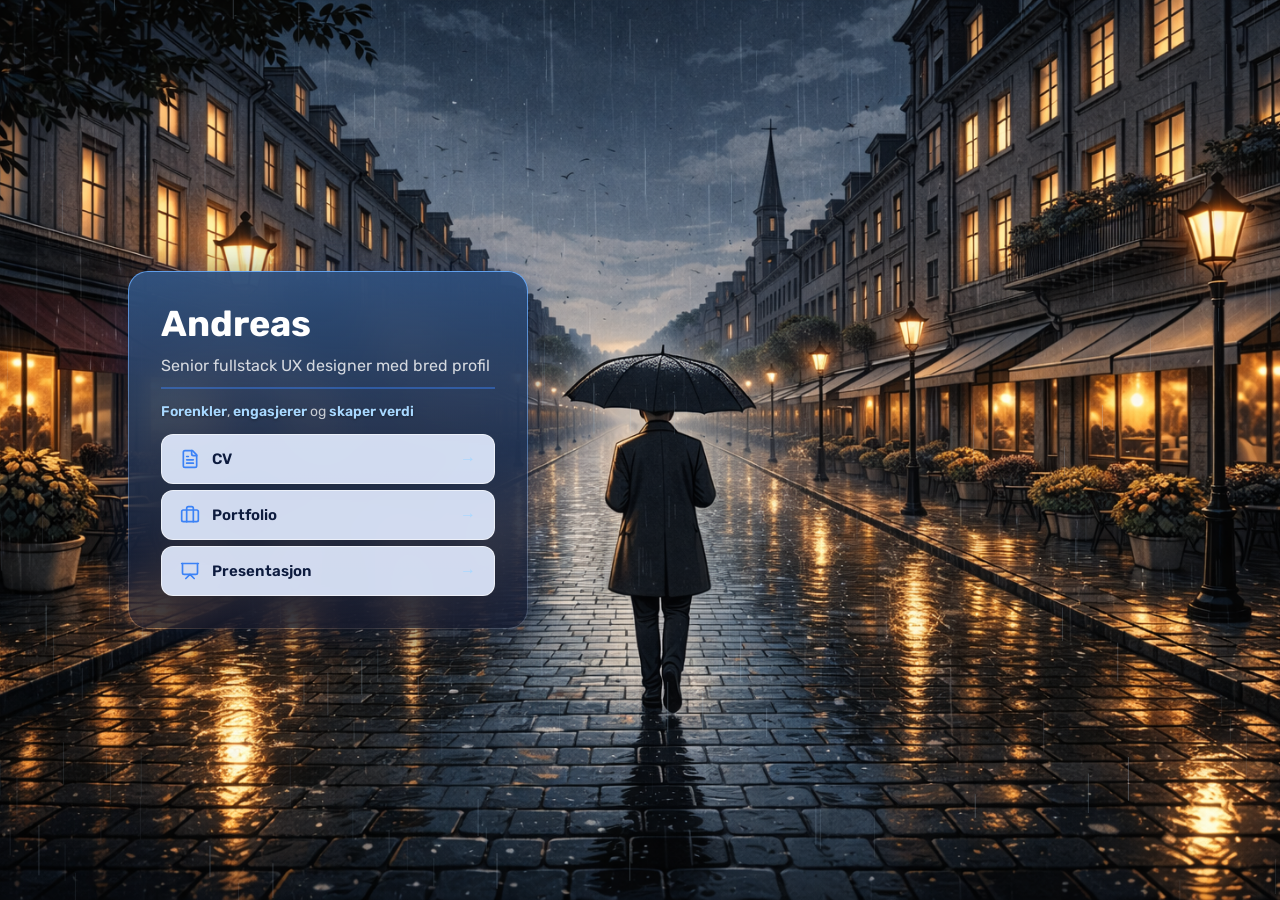
<file: index.html>
<!DOCTYPE html>
<html lang="no">
<head>
  <meta charset="UTF-8">
  <meta name="robots" content="noindex, nofollow">
  <meta name="viewport" content="width=device-width, initial-scale=1.0, viewport-fit=cover">
  <title>Andreas — Interaksjonsdesigner</title>
  <link rel="preconnect" href="https://fonts.googleapis.com">
  <link rel="preconnect" href="https://fonts.gstatic.com" crossorigin>
  <link href="https://fonts.googleapis.com/css2?family=Rubik:wght@400;500;600;700;800&display=swap" rel="stylesheet">
  <link rel="stylesheet" href="style.css">
</head>
<body>
  <canvas id="rain" aria-hidden="true"></canvas>
  <div class="hero">
    <div class="overlay">
      <h1 class="name">Andreas</h1>
      <p class="title">Senior fullstack UX designer med bred profil</p>
      <div class="divider"></div>
      <p class="summary"><span class="accent">Forenkler</span>, <span class="accent">engasjerer</span> og <span class="accent">skaper verdi</span></p>
      <div class="menu-items">
        <a href="cv.html" class="menu-item">
          <span class="menu-item-left">
            <svg xmlns="http://www.w3.org/2000/svg" width="20" height="20" viewBox="0 0 24 24" fill="none" stroke="currentColor" stroke-width="2" stroke-linecap="round" stroke-linejoin="round"><path d="M15 2H6a2 2 0 0 0-2 2v16a2 2 0 0 0 2 2h12a2 2 0 0 0 2-2V7Z"/><path d="M14 2v4a2 2 0 0 0 2 2h4"/><path d="M10 9H8"/><path d="M16 13H8"/><path d="M16 17H8"/></svg>
            CV
          </span>
        </a>
        <a href="portfolio.html" class="menu-item">
          <span class="menu-item-left">
            <svg xmlns="http://www.w3.org/2000/svg" width="20" height="20" viewBox="0 0 24 24" fill="none" stroke="currentColor" stroke-width="2" stroke-linecap="round" stroke-linejoin="round"><path d="M16 20V4a2 2 0 0 0-2-2h-4a2 2 0 0 0-2 2v16"/><rect width="20" height="14" x="2" y="6" rx="2"/></svg>
            Portfolio
          </span>
        </a>
        <a href="presentasjon.html" class="menu-item">
          <span class="menu-item-left">
            <svg xmlns="http://www.w3.org/2000/svg" width="20" height="20" viewBox="0 0 24 24" fill="none" stroke="currentColor" stroke-width="2" stroke-linecap="round" stroke-linejoin="round"><path d="M2 3h20"/><path d="M21 3v11a2 2 0 0 1-2 2H5a2 2 0 0 1-2-2V3"/><path d="m7 21 5-5 5 5"/></svg>
            Presentasjon
          </span>
        </a>
      </div>
    </div>
  </div>
  <script src="rain.js"></script>
</body>
</html>
</file>
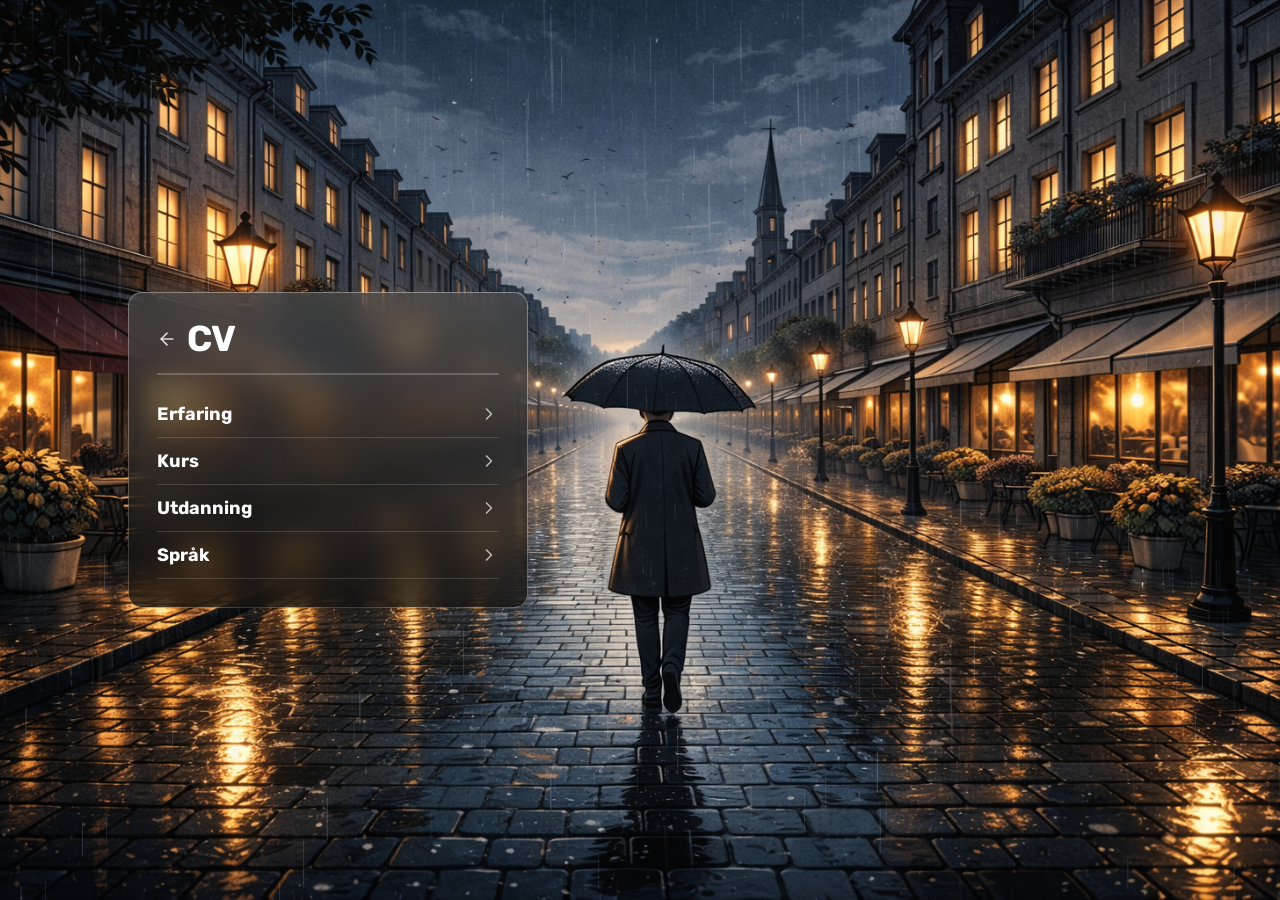
<file: cv.html>
<!DOCTYPE html>
<html lang="no">
<head>
  <meta charset="UTF-8">
  <meta name="robots" content="noindex, nofollow">
  <meta name="viewport" content="width=device-width, initial-scale=1.0, viewport-fit=cover">
  <title>CV — Andreas</title>
  <link rel="preconnect" href="https://fonts.googleapis.com">
  <link rel="preconnect" href="https://fonts.gstatic.com" crossorigin>
  <link href="https://fonts.googleapis.com/css2?family=Rubik:wght@400;500;600;700;800&display=swap" rel="stylesheet">
  <link rel="stylesheet" href="cv.css">
</head>
<body>
  <canvas id="rain" aria-hidden="true"></canvas>
  <div class="hero">
    <div class="overlay">
      <div class="page-header">
        <a href="index.html" class="back-btn">
          <svg xmlns="http://www.w3.org/2000/svg" width="20" height="20" viewBox="0 0 24 24" fill="none" stroke="currentColor" stroke-width="2" stroke-linecap="round" stroke-linejoin="round"><path d="m12 19-7-7 7-7"/><path d="M19 12H5"/></svg>
        </a>
        <h1 class="page-title">CV</h1>
      </div>
      <div class="divider"></div>

      <div class="sections">

        <div class="section">
          <button class="section-header" aria-expanded="false">
            <span>Erfaring</span>
            <svg class="chevron" xmlns="http://www.w3.org/2000/svg" width="20" height="20" viewBox="0 0 24 24" fill="none" stroke="currentColor" stroke-width="2" stroke-linecap="round" stroke-linejoin="round"><path d="m9 18 6-6-6-6"/></svg>
          </button>
          <div class="section-divider"></div>
          <div class="section-content">
            <div class="entry">
              <p class="entry-title">Senior ingeniør (100 %)</p>
              <p class="entry-meta">Forsvaret · 2024 – nå</p>
              <ul class="entry-desc">
                <li>Ledet innsiktsarbeid i komplekse miljøer</li>
                <li>Planla og gjennomførte brukerintervjuer og feltarbeid</li>
                <li>Designet, prototypet og testet løsninger fra konsept til ferdig tjeneste</li>
                <li>Samarbeidet tett med utviklere og fagmiljøer for å sikre gjennomførbare løsninger</li>
                <li>Hadde i perioder fleksible arbeidsoppgaver, som gikk på tvers av roller</li>
              </ul>
            </div>
            <div class="entry">
              <p class="entry-title">Senior digital prosjektleder (100 %)</p>
              <p class="entry-meta">Norsk elbilforening · 2019 – 2024</p>
              <ul class="entry-desc">
                <li>Ledet utviklingen av alle digitale tjenester (utenom CRM)</li>
                <li>Ansvar for to nettsider (10–20 mill sidevisninger) og to mobilapper (~50k MAU)</li>
                <li>Eide prosjekter fra idé til lansering: kravspesifikasjon, design, utvikling og drift</li>
                <li>Etablerte og fulgte opp eksterne utviklingsteam</li>
                <li>Gjennomførte innsiktsarbeid og brukertesting for å validere løsninger</li>
                <li>Jobbet med komplekse problemstillinger innen elbil, lading og ruting</li>
                <li>Bidro til å bygge opp digitale tjenester i et område med lite etablert praksis</li>
              </ul>
            </div>
            <div class="entry">
              <p class="entry-title">Kunderådgiver (100 %)</p>
              <p class="entry-meta">Norsk Helsenett · 2017 – 2019</p>
              <ul class="entry-desc">
                <li>1. og 2. linje support for forskere og helsepersonell</li>
                <li>Veiledet brukere i komplekse IT-systemer og arbeidsprosesser</li>
                <li>Bidro i interne forbedringsprosjekter og mindre utviklingsinitiativ</li>
                <li>Opparbeidet solid forståelse for brukerbehov i kritiske helsetjenester</li>
              </ul>
            </div>
            <div class="entry">
              <p class="entry-title">IT Konsulent (100 %)</p>
              <p class="entry-meta">Agilis · 2016 – 2017</p>
              <ul class="entry-desc">
                <li>Konsulentoppdrag innen IT, UX og frontend-utvikling</li>
                <li>Erfaring fra flere prosjekter og fagområder</li>
                <li>Oppdrag inkluderte blant annet:
                  <ul>
                    <li>FHI: 1. og 2. linje IT-support</li>
                    <li>Pindem: frontend-utvikling og UX for digital markedsplass</li>
                    <li>Payr: utvikling og UX-bidrag</li>
                    <li>Brødboksen: UX-arbeid</li>
                    <li>Barnevern Kompetanse: SharePoint-løsninger</li>
                  </ul>
                </li>
              </ul>
            </div>
            <div class="entry">
              <p class="entry-title">SharePoint konsulent (5 %)</p>
              <p class="entry-meta">Lille Borgen · 2015 – 2018</p>
              <ul class="entry-desc">
                <li>Satt opp og tilpasset SharePoint-miljø</li>
                <li>Videreutvikling og drift over flere år</li>
                <li>Designet og utviklet en tilhørende nettside</li>
                <li>Administrerte Microsoft 365 løsning for bedriften</li>
              </ul>
            </div>
          </div>
        </div>

        <div class="section">
          <button class="section-header" aria-expanded="false">
            <span>Kurs</span>
            <svg class="chevron" xmlns="http://www.w3.org/2000/svg" width="20" height="20" viewBox="0 0 24 24" fill="none" stroke="currentColor" stroke-width="2" stroke-linecap="round" stroke-linejoin="round"><path d="m9 18 6-6-6-6"/></svg>
          </button>
          <div class="section-divider"></div>
          <div class="section-content">
            <div class="entry">
              <p class="entry-title">CSPO — Certified Scrum Product Owner</p>
              <p class="entry-meta">2 dagers kurs for produkteier · 2025</p>
            </div>
            <div class="entry">
              <p class="entry-title">CSSM — Certified Scrummaster</p>
              <p class="entry-meta">2 dagers kurs for scrummaster · 2024</p>
            </div>
            <div class="entry">
              <p class="entry-title">Crayon skykandidat</p>
              <p class="entry-meta">6 måneders teknisk kurs · 2015</p>
              <p class="entry-desc">Oppsett av servere, IP-adresser, subnett og SharePoint-miljøer.</p>
            </div>
          </div>
        </div>

        <div class="section">
          <button class="section-header" aria-expanded="false">
            <span>Utdanning</span>
            <svg class="chevron" xmlns="http://www.w3.org/2000/svg" width="20" height="20" viewBox="0 0 24 24" fill="none" stroke="currentColor" stroke-width="2" stroke-linecap="round" stroke-linejoin="round"><path d="m9 18 6-6-6-6"/></svg>
          </button>
          <div class="section-divider"></div>
          <div class="section-content">
            <div class="entry">
              <p class="entry-title">Master of Informatics: Design, Use and Interaction</p>
              <p class="entry-meta">Institutt for informatikk · 2011 – 2013</p>
            </div>
            <div class="entry">
              <p class="entry-title">Bachelor i Digitale medier</p>
              <p class="entry-meta">Institutt for informatikk · 2007 – 2011</p>
            </div>
          </div>
        </div>

        <div class="section">
          <button class="section-header" aria-expanded="false">
            <span>Språk</span>
            <svg class="chevron" xmlns="http://www.w3.org/2000/svg" width="20" height="20" viewBox="0 0 24 24" fill="none" stroke="currentColor" stroke-width="2" stroke-linecap="round" stroke-linejoin="round"><path d="m9 18 6-6-6-6"/></svg>
          </button>
          <div class="section-divider"></div>
          <div class="section-content">
            <div class="entry">
              <p class="entry-title">Norsk</p>
              <p class="entry-meta">Morsmål</p>
            </div>
            <div class="entry">
              <p class="entry-title">Engelsk</p>
              <p class="entry-meta">Flytende</p>
            </div>
          </div>
        </div>

      </div>
    </div>
  </div>
  <script src="cv.js"></script>
  <script src="rain.js"></script>
</body>
</html>
</file>
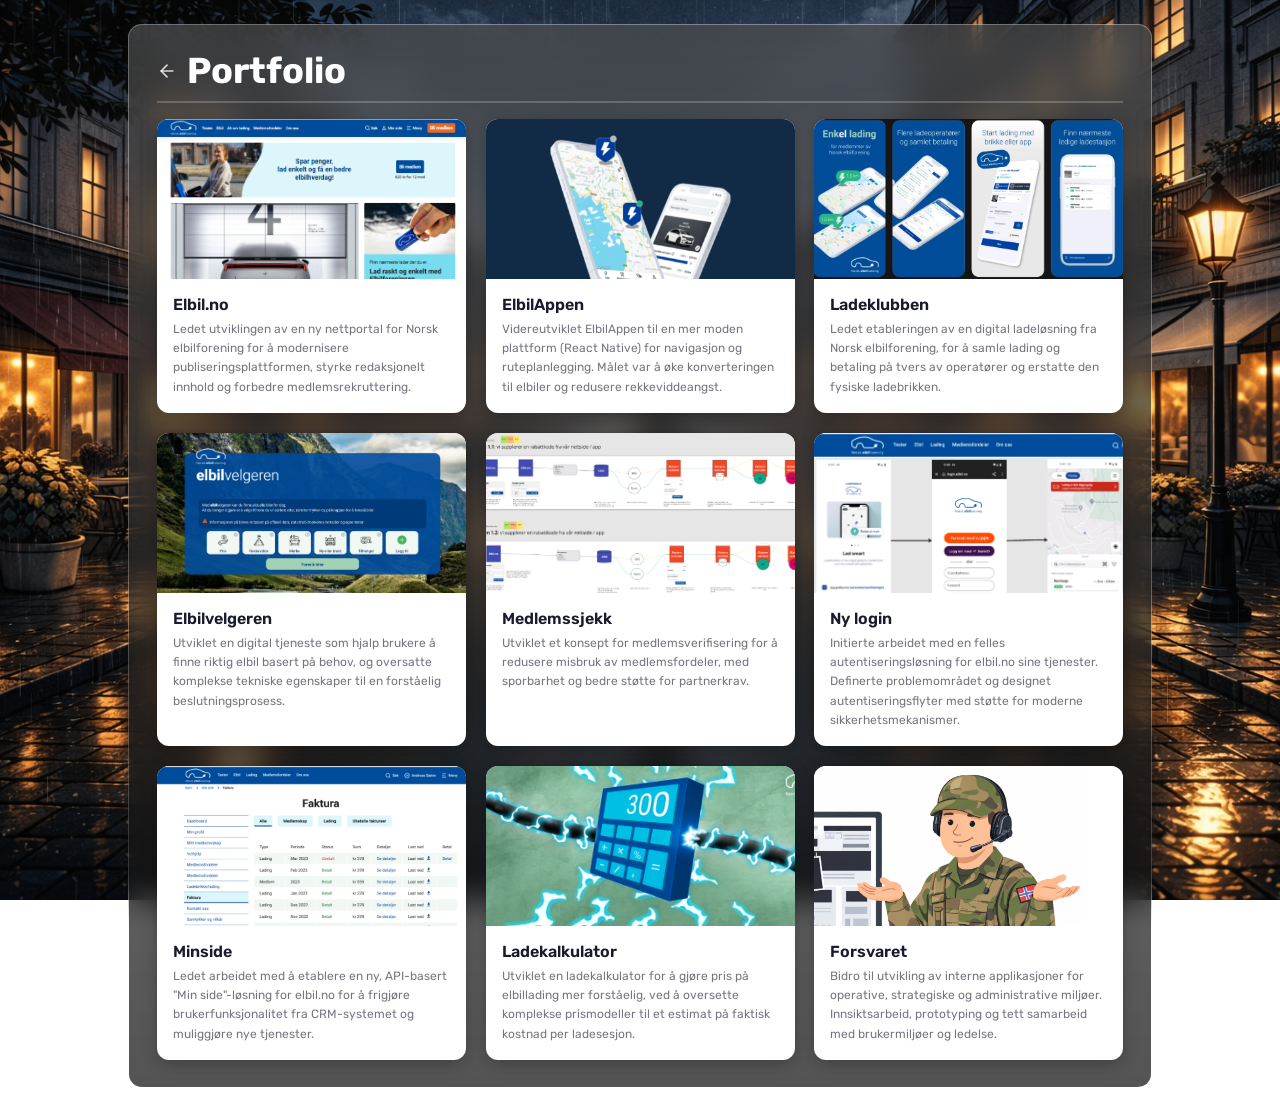
<file: portfolio.html>
<!DOCTYPE html>
<html lang="no">
<head>
  <meta charset="UTF-8">
  <meta name="robots" content="noindex, nofollow">
  <meta name="viewport" content="width=device-width, initial-scale=1.0, viewport-fit=cover">
  <title>Portfolio — Andreas</title>
  <link rel="preconnect" href="https://fonts.googleapis.com">
  <link rel="preconnect" href="https://fonts.gstatic.com" crossorigin>
  <link href="https://fonts.googleapis.com/css2?family=Rubik:wght@400;500;600;700;800&display=swap" rel="stylesheet">
  <link rel="stylesheet" href="portfolio.css">
</head>
<body>
  <canvas id="rain" aria-hidden="true"></canvas>
  <div class="page">
    <div class="header">
      <div class="page-header">
        <a href="index.html" class="back-btn">
          <svg xmlns="http://www.w3.org/2000/svg" width="20" height="20" viewBox="0 0 24 24" fill="none" stroke="currentColor" stroke-width="2" stroke-linecap="round" stroke-linejoin="round"><path d="m12 19-7-7 7-7"/><path d="M19 12H5"/></svg>
        </a>
        <h1 class="page-title">Portfolio</h1>
      </div>
      <div class="divider"></div>
    </div>

    <div class="cards">

      <a href="project-elbilno.html" class="card">
        <div class="card-img" style="background-image: url('elbilno2.png')"></div>
        <div class="card-info">
          <p class="card-title">Elbil.no</p>
          <p class="card-desc">Ledet utviklingen av en ny nettportal for Norsk elbilforening for å modernisere publiseringsplattformen, styrke redaksjonelt innhold og forbedre medlemsrekruttering.</p>
        </div>
      </a>

      <a href="project-elbilappen.html" class="card">
        <div class="card-img" style="background-image: url('elbilappen.png')"></div>
        <div class="card-info">
          <p class="card-title">ElbilAppen</p>
          <p class="card-desc">Videreutviklet ElbilAppen til en mer moden plattform (React Native) for navigasjon og ruteplanlegging. Målet var å øke konverteringen til elbiler og redusere rekkeviddeangst.</p>
        </div>
      </a>

      <a href="project-ladeklubben.html" class="card">
        <div class="card-img" style="background-image: url('ladeklubben.png')"></div>
        <div class="card-info">
          <p class="card-title">Ladeklubben</p>
          <p class="card-desc">Ledet etableringen av en digital ladeløsning fra Norsk elbilforening, for å samle lading og betaling på tvers av operatører og erstatte den fysiske ladebrikken.</p>
        </div>
      </a>

      <a href="project-elbilvelgeren.html" class="card">
        <div class="card-img" style="background-image: url('elbilvelgeren.png')"></div>
        <div class="card-info">
          <p class="card-title">Elbilvelgeren</p>
          <p class="card-desc">Utviklet en digital tjeneste som hjalp brukere å finne riktig elbil basert på behov, og oversatte komplekse tekniske egenskaper til en forståelig beslutningsprosess.</p>
        </div>
      </a>

      <a href="project-medlemssjekk.html" class="card">
        <div class="card-img" style="background-image: url('medlemssjekk.png')"></div>
        <div class="card-info">
          <p class="card-title">Medlemssjekk</p>
          <p class="card-desc">Utviklet et konsept for medlemsverifisering for å redusere misbruk av medlemsfordeler, med sporbarhet og bedre støtte for partnerkrav.</p>
        </div>
      </a>

      <a href="project-nylogin.html" class="card">
        <div class="card-img" style="background-image: url('login.png')"></div>
        <div class="card-info">
          <p class="card-title">Ny login</p>
          <p class="card-desc">Initierte arbeidet med en felles autentiseringsløsning for elbil.no sine tjenester. Definerte problemområdet og designet autentiseringsflyter med støtte for moderne sikkerhetsmekanismer.</p>
        </div>
      </a>

      <a href="project-minside.html" class="card">
        <div class="card-img" style="background-image: url('minside-1.png')"></div>
        <div class="card-info">
          <p class="card-title">Minside</p>
          <p class="card-desc">Ledet arbeidet med å etablere en ny, API-basert "Min side"-løsning for elbil.no for å frigjøre brukerfunksjonalitet fra CRM-systemet og muliggjøre nye tjenester.</p>
        </div>
      </a>

      <a href="project-ladekalkulator.html" class="card">
        <div class="card-img" style="background-image: url('ladekalkulator.png')"></div>
        <div class="card-info">
          <p class="card-title">Ladekalkulator</p>
          <p class="card-desc">Utviklet en ladekalkulator for å gjøre pris på elbillading mer forståelig, ved å oversette komplekse prismodeller til et estimat på faktisk kostnad per ladesesjon.</p>
        </div>
      </a>

      <a href="project-forsvaret.html" class="card">
        <div class="card-img" style="background-image: url('forsvaret.png')"></div>
        <div class="card-info">
          <p class="card-title">Forsvaret</p>
          <p class="card-desc">Bidro til utvikling av interne applikasjoner for operative, strategiske og administrative miljøer. Innsiktsarbeid, prototyping og tett samarbeid med brukermiljøer og ledelse.</p>
        </div>
      </a>

    </div>
  </div>
  <script src="portfolio.js"></script>
  <script src="rain.js"></script>
</body>
</html>
</file>
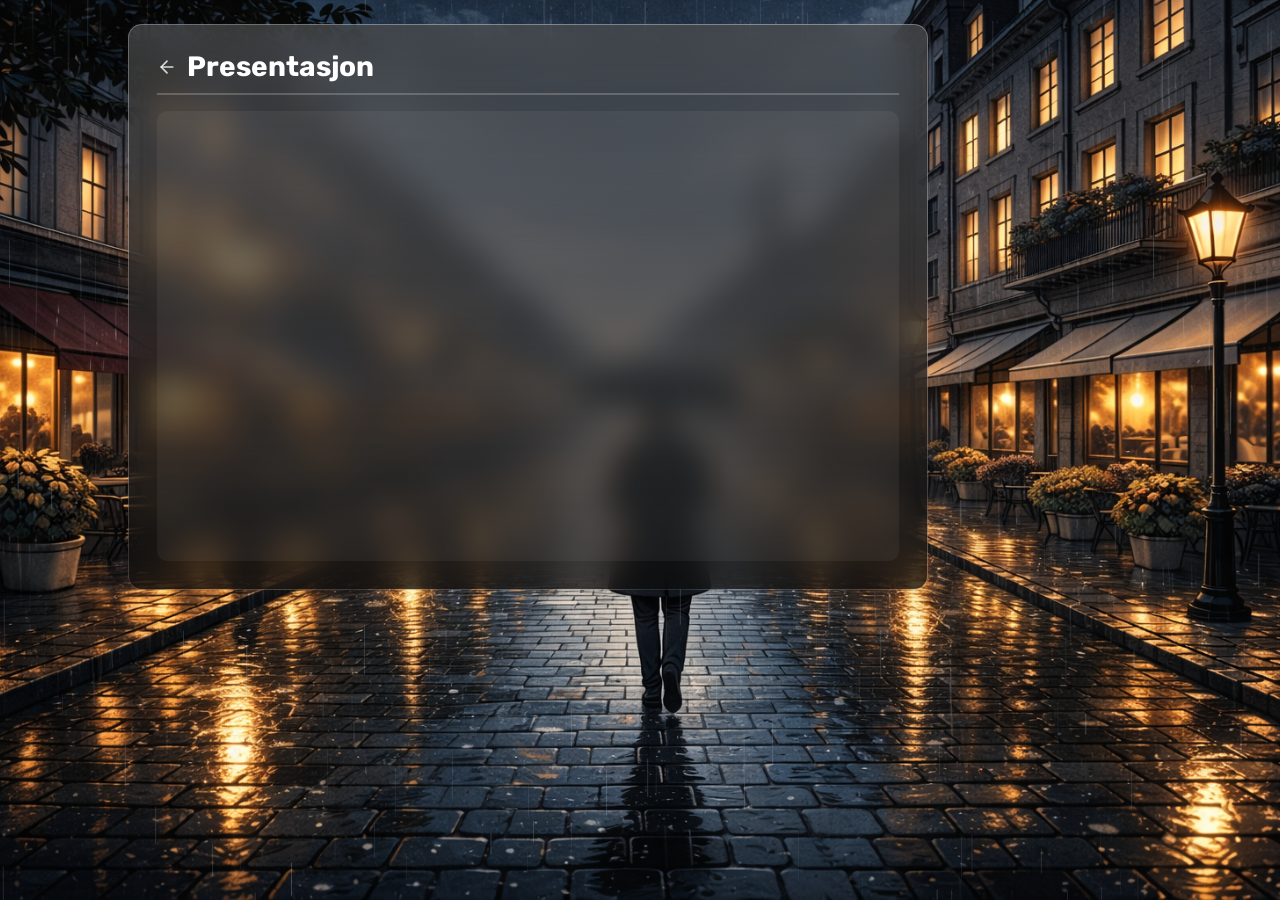
<file: presentasjon.html>
<!DOCTYPE html>
<html lang="no">
<head>
  <meta charset="UTF-8">
  <meta name="robots" content="noindex, nofollow">
  <meta name="viewport" content="width=device-width, initial-scale=1.0, viewport-fit=cover">
  <title>Presentasjon — Andreas</title>
  <link rel="preconnect" href="https://fonts.googleapis.com">
  <link rel="preconnect" href="https://fonts.gstatic.com" crossorigin>
  <link href="https://fonts.googleapis.com/css2?family=Rubik:wght@400;500;600;700;800&display=swap" rel="stylesheet">
  <link rel="stylesheet" href="presentasjon.css">
</head>
<body>
  <canvas id="rain" aria-hidden="true"></canvas>
  <div class="page">
    <div class="page-header">
      <a href="index.html" class="back-btn">
        <svg xmlns="http://www.w3.org/2000/svg" width="20" height="20" viewBox="0 0 24 24" fill="none" stroke="currentColor" stroke-width="2" stroke-linecap="round" stroke-linejoin="round"><path d="m12 19-7-7 7-7"/><path d="M19 12H5"/></svg>
      </a>
      <h1 class="page-title">Presentasjon</h1>
    </div>
    <div class="divider"></div>
    <div class="embed-wrapper">
      <iframe src="https://gamma.app/embed/21ggt513v8782pm" style="width: 700px; max-width: 100%; height: 450px" allow="fullscreen" title="PIT presentasjon"></iframe>
    </div>
  </div>
  <script src="rain.js"></script>
</body>
</html>
</file>
<file: style.css>
* {
  margin: 0;
  padding: 0;
  box-sizing: border-box;
}

body {
  font-family: 'Rubik', sans-serif;
  overflow: hidden;
  padding-bottom: env(safe-area-inset-bottom);
}

#rain {
  position: fixed;
  top: 0;
  left: 0;
  width: 100%;
  height: 100%;
  pointer-events: none;
  z-index: 1;
}

.overlay {
  position: relative;
  z-index: 2;
}

.hero {
  width: 100vw;
  height: 100vh;
  height: 100svh;
  background-image: url('hero-bg.jpg');
  background-size: cover;
  background-position: center;
  background-attachment: fixed;
  display: flex;
  align-items: center;
  padding-left: 10%;
}

.overlay {
  background:
    linear-gradient(160deg, rgba(5, 8, 20, 0.50), rgba(8, 14, 35, 0.68)) padding-box,
    linear-gradient(180deg, rgba(100, 170, 255, 0.90), rgba(60, 120, 255, 0.12)) border-box;
  border: 1px solid transparent;
  border-radius: 20px;
  backdrop-filter: blur(24px);
  -webkit-backdrop-filter: blur(24px);
  box-shadow: 0 0 40px rgba(50, 120, 255, 0.18), 0 12px 40px rgba(0, 0, 0, 0.45);
  padding: 32px;
  width: 100%;
  max-width: 400px;
  display: flex;
  flex-direction: column;
  gap: 12px;
}

.name {
  font-family: 'Rubik', sans-serif;
  font-size: 36px;
  font-weight: 700;
  color: #ffffff;
  line-height: 1.1;
}

.title {
  font-size: 16px;
  font-weight: 400;
  color: rgba(255, 255, 255, 0.8);
}

.accent {
  color: #A8D8FF;
  font-weight: 600;
  text-shadow: 0 1px 3px rgba(0, 0, 0, 0.4);
}

.divider {
  width: 100%;
  height: 2px;
  background: rgba(59, 130, 246, 0.45);
}

.summary {
  font-size: 14px;
  font-weight: 400;
  color: rgba(255, 255, 255, 0.73);
  line-height: 1.5;
}

.menu-items {
  display: flex;
  flex-direction: column;
  gap: 6px;
}

.menu-item {
  display: flex;
  align-items: center;
  justify-content: space-between;
  gap: 12px;
  width: 100%;
  height: 50px;
  padding: 0 18px;
  background: rgba(225, 235, 255, 0.92);
  border: 1px solid rgba(255, 255, 255, 0.6);
  border-radius: 12px;
  color: #0d1b3e;
  font-size: 15px;
  font-weight: 600;
  text-decoration: none;
  cursor: pointer;
  transition:
    background 0.22s ease,
    transform 0.25s cubic-bezier(0.22, 1, 0.36, 1),
    box-shadow 0.25s ease;
}

.menu-item-left svg {
  color: #3b82f6;
}

.menu-item:hover {
  background: rgba(255, 255, 255, 1);
  transform: translateY(-3px) scale(1.015);
  box-shadow: 0 10px 28px rgba(0, 0, 0, 0.30);
}

.menu-item:active {
  transform: translateY(1px) scale(0.985);
  box-shadow: none;
  background: rgba(210, 225, 255, 0.95);
  transition: transform 0.08s ease, box-shadow 0.08s ease, background 0.08s ease;
}

.menu-item::after {
  content: '→';
  font-size: 16px;
  color: #A8D8FF;
  margin-left: auto;
  transition: transform 0.25s cubic-bezier(0.22, 1, 0.36, 1);
}

.menu-item:hover::after {
  transform: translateX(5px);
}

.menu-item-left {
  display: flex;
  align-items: center;
  gap: 12px;
}

/* ── Load animations ───────────────────────────── */

@keyframes fadeSlideUp {
  from {
    opacity: 0;
    transform: translateY(18px) scale(0.98);
  }
  to {
    opacity: 1;
    transform: translateY(0) scale(1);
  }
}

@keyframes expandWidth {
  from { transform: scaleX(0); }
  to   { transform: scaleX(1); }
}

.overlay {
  animation: fadeSlideUp 0.7s cubic-bezier(0.22, 1, 0.36, 1) both;
}

.name    { animation: fadeSlideUp 0.6s 0.12s cubic-bezier(0.22, 1, 0.36, 1) both; }
.title   { animation: fadeSlideUp 0.6s 0.22s cubic-bezier(0.22, 1, 0.36, 1) both; }
.divider {
  transform-origin: left;
  animation: expandWidth 0.55s 0.32s cubic-bezier(0.22, 1, 0.36, 1) both;
}
.summary { animation: fadeSlideUp 0.6s 0.38s cubic-bezier(0.22, 1, 0.36, 1) both; }

.menu-items .menu-item:nth-child(1) { animation: fadeSlideUp 0.55s 0.48s cubic-bezier(0.22, 1, 0.36, 1) both; }
.menu-items .menu-item:nth-child(2) { animation: fadeSlideUp 0.55s 0.58s cubic-bezier(0.22, 1, 0.36, 1) both; }
.menu-items .menu-item:nth-child(3) { animation: fadeSlideUp 0.55s 0.68s cubic-bezier(0.22, 1, 0.36, 1) both; }

/* Mobile */
@media (max-width: 480px) {
  .hero {
    padding-left: 0;
    align-items: flex-start;
    padding: 24px;
  }

  .overlay {
    padding: 28px;
    max-width: 100%;
  }

  .name {
    font-size: 36px;
  }

  .summary {
    font-size: 14px;
  }

  .menu-item svg {
    width: 18px;
    height: 18px;
  }
}
</file>
<file: cv.css>
* {
  margin: 0;
  padding: 0;
  box-sizing: border-box;
}

body {
  font-family: 'Rubik', sans-serif;
  min-height: 100vh;
  background-image: url('hero-bg.jpg');
  background-size: cover;
  background-position: center;
  background-attachment: fixed;
  display: flex;
  justify-content: center;
  align-items: flex-start;
  padding: 24px;
  padding-bottom: max(24px, env(safe-area-inset-bottom));
}

.hero {
  width: 100%;
  min-height: calc(100vh - 48px);
  display: flex;
  align-items: flex-start;
}

.overlay {
  position: relative;
  z-index: 2;
  background:
    linear-gradient(180deg, rgba(0, 0, 0, 0.47), rgba(0, 0, 0, 0.67)) padding-box,
    linear-gradient(180deg, rgba(255, 255, 255, 0.4), rgba(255, 255, 255, 0.1)) border-box;
  border: 1px solid transparent;
  backdrop-filter: blur(16px);
  -webkit-backdrop-filter: blur(16px);
  border-radius: 14px;
  padding: 28px;
  width: 100%;
  max-width: 400px;
  display: flex;
  flex-direction: column;
  gap: 16px;
}

.page-header {
  display: flex;
  align-items: center;
  gap: 10px;
}

.back-btn {
  color: rgba(255, 255, 255, 0.8);
  display: flex;
  align-items: center;
  text-decoration: none;
  transition: color 0.2s, transform 0.25s cubic-bezier(0.22, 1, 0.36, 1);
}

.back-btn:hover {
  color: #ffffff;
  transform: translateX(-3px);
}

.page-title {
  font-family: 'Rubik', sans-serif;
  font-size: 36px;
  font-weight: 700;
  color: #ffffff;
  line-height: 1;
}

.divider {
  height: 2px;
  background: rgba(255, 255, 255, 0.2);
}

.sections {
  display: flex;
  flex-direction: column;
  gap: 0;
}

.section {
  display: flex;
  flex-direction: column;
}

.section-header {
  display: flex;
  align-items: center;
  justify-content: space-between;
  width: 100%;
  padding: 12px 0;
  background: none;
  border: none;
  cursor: pointer;
  text-align: left;
}

.section-header span {
  font-family: 'Rubik', sans-serif;
  font-size: 18px;
  font-weight: 700;
  color: #ffffff;
}

.chevron {
  color: rgba(255, 255, 255, 0.65);
  flex-shrink: 0;
  transition: transform 0.25s ease;
}

.section-header[aria-expanded="true"] .chevron {
  transform: rotate(90deg);
}

.section-divider {
  height: 1px;
  background: rgba(255, 255, 255, 0.15);
}

.section-content {
  display: flex;
  flex-direction: column;
  gap: 16px;
  max-height: 0;
  overflow: hidden;
  transition: max-height 0.35s ease, padding 0.25s ease;
}

.section-content.open {
  max-height: 2000px;
  padding: 16px 0 8px;
}

.entry {
  display: flex;
  flex-direction: column;
  gap: 3px;
}

.entry-title {
  font-size: 15px;
  font-weight: 600;
  color: #ffffff;
  line-height: 1.3;
}

.entry-meta {
  font-size: 13px;
  font-weight: 400;
  color: rgba(255, 255, 255, 0.67);
}

.entry-desc {
  font-size: 12px;
  font-weight: 400;
  color: rgba(255, 255, 255, 0.53);
  line-height: 1.6;
  margin-top: 4px;
  padding-left: 14px;
}

.entry-desc li {
  list-style: disc;
  margin-bottom: 2px;
}

.entry-desc ul {
  padding-left: 14px;
  margin-top: 2px;
}

.entry-desc ul li {
  list-style: circle;
}

.section-header {
  transition: opacity 0.2s;
}
.section-header:hover {
  opacity: 0.85;
}
.section-header:hover .chevron {
  color: #ffffff;
}

/* ── Animations ───────────────────────────────── */

@keyframes fadeSlideUp {
  from { opacity: 0; transform: translateY(18px) scale(0.98); }
  to   { opacity: 1; transform: translateY(0) scale(1); }
}
@keyframes expandWidth {
  from { transform: scaleX(0); }
  to   { transform: scaleX(1); }
}

.overlay       { animation: fadeSlideUp 0.7s cubic-bezier(0.22, 1, 0.36, 1) both; }
.page-header   { animation: fadeSlideUp 0.6s 0.12s cubic-bezier(0.22, 1, 0.36, 1) both; }
.divider {
  transform-origin: left;
  animation: expandWidth 0.55s 0.25s cubic-bezier(0.22, 1, 0.36, 1) both;
}
.sections .section:nth-child(1) { animation: fadeSlideUp 0.5s 0.3s  cubic-bezier(0.22, 1, 0.36, 1) both; }
.sections .section:nth-child(2) { animation: fadeSlideUp 0.5s 0.4s  cubic-bezier(0.22, 1, 0.36, 1) both; }
.sections .section:nth-child(3) { animation: fadeSlideUp 0.5s 0.5s  cubic-bezier(0.22, 1, 0.36, 1) both; }
.sections .section:nth-child(4) { animation: fadeSlideUp 0.5s 0.6s  cubic-bezier(0.22, 1, 0.36, 1) both; }

/* Desktop */
@media (min-width: 481px) {
  body {
    align-items: center;
    padding-left: 10%;
  }

  .hero {
    align-items: center;
  }
}

#rain {
  position: fixed;
  top: 0;
  left: 0;
  width: 100%;
  height: 100%;
  pointer-events: none;
  z-index: 1;
}
</file>
<file: portfolio.css>
* {
  margin: 0;
  padding: 0;
  box-sizing: border-box;
}

body {
  font-family: 'Rubik', sans-serif;
  min-height: 100vh;
  background-image: url('hero-bg.jpg');
  background-size: cover;
  background-position: center;
  background-attachment: fixed;
  padding: 24px;
  padding-bottom: max(24px, env(safe-area-inset-bottom));
  display: flex;
  align-items: flex-start;
}

.page {
  position: relative;
  z-index: 2;
  background:
    linear-gradient(180deg, rgba(0, 0, 0, 0.47), rgba(0, 0, 0, 0.67)) padding-box,
    linear-gradient(180deg, rgba(255, 255, 255, 0.4), rgba(255, 255, 255, 0.1)) border-box;
  border: 1px solid transparent;
  backdrop-filter: blur(16px);
  -webkit-backdrop-filter: blur(16px);
  border-radius: 14px;
  padding: 28px;
  width: 100%;
  display: flex;
  flex-direction: column;
  gap: 0;
}

.header {
  display: flex;
  flex-direction: column;
  gap: 12px;
  margin-bottom: 16px;
}

.page-header {
  display: flex;
  align-items: center;
  gap: 10px;
}

.back-btn {
  color: rgba(255, 255, 255, 0.8);
  display: flex;
  align-items: center;
  text-decoration: none;
  transition: color 0.2s, transform 0.25s cubic-bezier(0.22, 1, 0.36, 1);
}

.back-btn:hover {
  color: #ffffff;
  transform: translateX(-3px);
}

.page-title {
  font-size: 36px;
  font-weight: 700;
  color: #ffffff;
  line-height: 1;
}

.divider {
  height: 2px;
  background: rgba(255, 255, 255, 0.2);
}

.cards {
  display: flex;
  flex-direction: column;
  gap: 16px;
}

.card {
  background: #ffffff;
  border-radius: 12px;
  overflow: hidden;
  box-shadow: 0 4px 16px rgba(0, 0, 0, 0.25);
  text-decoration: none;
  display: block;
  transition: transform 0.25s cubic-bezier(0.22, 1, 0.36, 1), box-shadow 0.25s ease;
}

.card:hover {
  transform: translateY(-4px) scale(1.01);
  box-shadow: 0 12px 32px rgba(0, 0, 0, 0.4);
}

.card:active {
  transform: translateY(1px) scale(0.99);
  box-shadow: 0 4px 12px rgba(0, 0, 0, 0.25);
  transition: transform 0.08s ease;
}

.card-img {
  width: 100%;
  height: 160px;
  background-size: cover;
  background-position: center top;
  background-color: #e8e8e8;
}

.card-info {
  padding: 16px;
  display: flex;
  flex-direction: column;
  gap: 6px;
}

.card-title {
  font-size: 16px;
  font-weight: 600;
  color: #1a1a2e;
}

.card-desc {
  font-size: 12px;
  font-weight: 400;
  color: rgba(26, 26, 46, 0.6);
  line-height: 1.6;
}

/* ── Animations ───────────────────────────────── */

@keyframes fadeSlideUp {
  from { opacity: 0; transform: translateY(18px) scale(0.98); }
  to   { opacity: 1; transform: translateY(0) scale(1); }
}
@keyframes expandWidth {
  from { transform: scaleX(0); }
  to   { transform: scaleX(1); }
}

.page          { animation: fadeSlideUp 0.7s cubic-bezier(0.22, 1, 0.36, 1) both; }
.page-header   { animation: fadeSlideUp 0.6s 0.12s cubic-bezier(0.22, 1, 0.36, 1) both; }
.divider {
  transform-origin: left;
  animation: expandWidth 0.55s 0.25s cubic-bezier(0.22, 1, 0.36, 1) both;
}
.cards .card:nth-child(1)  { animation: fadeSlideUp 0.5s 0.3s  cubic-bezier(0.22, 1, 0.36, 1) both; }
.cards .card:nth-child(2)  { animation: fadeSlideUp 0.5s 0.38s cubic-bezier(0.22, 1, 0.36, 1) both; }
.cards .card:nth-child(3)  { animation: fadeSlideUp 0.5s 0.46s cubic-bezier(0.22, 1, 0.36, 1) both; }
.cards .card:nth-child(4)  { animation: fadeSlideUp 0.5s 0.54s cubic-bezier(0.22, 1, 0.36, 1) both; }
.cards .card:nth-child(5)  { animation: fadeSlideUp 0.5s 0.62s cubic-bezier(0.22, 1, 0.36, 1) both; }
.cards .card:nth-child(6)  { animation: fadeSlideUp 0.5s 0.7s  cubic-bezier(0.22, 1, 0.36, 1) both; }
.cards .card:nth-child(7)  { animation: fadeSlideUp 0.5s 0.78s cubic-bezier(0.22, 1, 0.36, 1) both; }
.cards .card:nth-child(8)  { animation: fadeSlideUp 0.5s 0.86s cubic-bezier(0.22, 1, 0.36, 1) both; }
.cards .card:nth-child(9)  { animation: fadeSlideUp 0.5s 0.94s cubic-bezier(0.22, 1, 0.36, 1) both; }

/* Desktop */
@media (min-width: 481px) {
  body {
    padding: 24px 10%;
  }

  .cards {
    display: grid;
    grid-template-columns: repeat(auto-fill, minmax(300px, 1fr));
    gap: 20px;
  }
}

#rain {
  position: fixed;
  top: 0;
  left: 0;
  width: 100%;
  height: 100%;
  pointer-events: none;
  z-index: 1;
}
</file>
<file: presentasjon.css>
* {
  margin: 0;
  padding: 0;
  box-sizing: border-box;
}

body {
  font-family: 'Rubik', sans-serif;
  min-height: 100vh;
  background-image: url('hero-bg.jpg');
  background-size: cover;
  background-position: center;
  background-attachment: fixed;
  padding: 24px;
  padding-bottom: max(24px, env(safe-area-inset-bottom));
  display: flex;
  align-items: flex-start;
}

.page {
  position: relative;
  z-index: 2;
  background:
    linear-gradient(180deg, rgba(0, 0, 0, 0.47), rgba(0, 0, 0, 0.67)) padding-box,
    linear-gradient(180deg, rgba(255, 255, 255, 0.4), rgba(255, 255, 255, 0.1)) border-box;
  border: 1px solid transparent;
  backdrop-filter: blur(16px);
  -webkit-backdrop-filter: blur(16px);
  border-radius: 14px;
  padding: 28px;
  width: 100%;
  max-width: 800px;
  display: flex;
  flex-direction: column;
  gap: 16px;
}

.page-header {
  display: flex;
  align-items: center;
  gap: 10px;
}

.back-btn {
  color: rgba(255, 255, 255, 0.8);
  display: flex;
  align-items: center;
  text-decoration: none;
  flex-shrink: 0;
  transition: color 0.2s, transform 0.25s cubic-bezier(0.22, 1, 0.36, 1);
}

.back-btn:hover {
  color: #ffffff;
  transform: translateX(-3px);
}

.page-title {
  font-size: 28px;
  font-weight: 700;
  color: #ffffff;
  line-height: 1;
}

.divider {
  height: 2px;
  background: rgba(255, 255, 255, 0.2);
  margin-top: -4px;
}

.embed-wrapper {
  width: 100%;
  border-radius: 10px;
  overflow: hidden;
  background: rgba(255, 255, 255, 0.05);
}

.embed-wrapper iframe {
  display: block;
  width: 100%;
  height: 450px;
  border: none;
}

/* ── Animations ───────────────────────────────── */

@keyframes fadeSlideUp {
  from { opacity: 0; transform: translateY(18px) scale(0.98); }
  to   { opacity: 1; transform: translateY(0) scale(1); }
}
@keyframes expandWidth {
  from { transform: scaleX(0); }
  to   { transform: scaleX(1); }
}

.page          { animation: fadeSlideUp 0.7s cubic-bezier(0.22, 1, 0.36, 1) both; }
.page-header   { animation: fadeSlideUp 0.6s 0.12s cubic-bezier(0.22, 1, 0.36, 1) both; }
.divider {
  transform-origin: left;
  animation: expandWidth 0.55s 0.25s cubic-bezier(0.22, 1, 0.36, 1) both;
}
.embed-wrapper { animation: fadeSlideUp 0.6s 0.35s cubic-bezier(0.22, 1, 0.36, 1) both; }

/* Desktop */
@media (min-width: 481px) {
  body {
    padding: 24px 10%;
  }

  .embed-wrapper iframe {
    height: 560px;
  }
}

#rain {
  position: fixed;
  top: 0;
  left: 0;
  width: 100%;
  height: 100%;
  pointer-events: none;
  z-index: 1;
}
</file>
